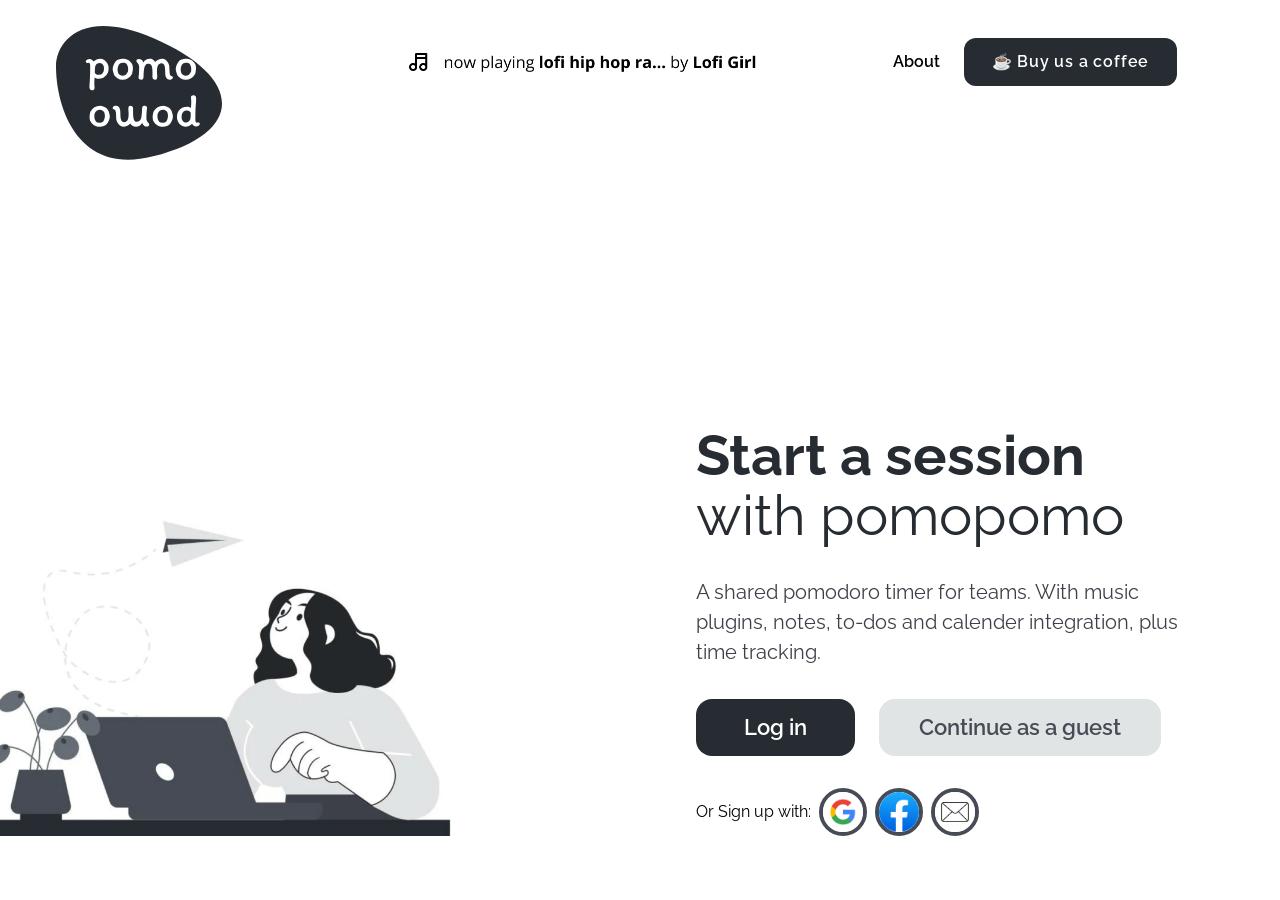
<file: index.html>
<html lang="en">

<head>
    <meta charset="UTF-8">
    <meta name="viewport" content="width=device-width, initial-scale=1.0">
    <title>Document</title>

    <link rel="stylesheet" href="styles.css">
</head>

<body>
    <main class="bg-mainBackground flex flex-col justify-between w-full max-w-[1600px] min-h-screen font-mainFont mx-auto pb-[5%]">

        <!-- First half -->
        <div class="grid grid-cols-5 h-[200px] w-full pt-1 px-14 -mt-10">

            <!-- Logo pomopomo -->
            <a href="#" class="flex items-end col-span-1">
                <svg width="166" height="134" viewBox="0 0 166 134" fill="none" xmlns="http://www.w3.org/2000/svg">
                    <path
                        d="M97.0546 11.9127C26.3995 -18.3097 3.4213e-05 15.6153 0 40.1969C-5.47113e-05 79.5064 20.6817 149.956 97.0546 130.352C192.521 105.847 185.373 49.6907 97.0546 11.9127Z"
                        fill="#262C31" />
                    <path
                        d="M32.7473 36.8199C32.4593 36.8199 32.1873 36.8519 31.9313 36.9159C31.6753 36.9479 31.4193 36.9639 31.1633 36.9639C30.8113 36.9639 30.4753 36.8039 30.1553 36.4839C29.8673 36.1639 29.7233 35.8759 29.7233 35.6199C29.7233 34.7879 30.1393 34.1479 30.9713 33.6999C31.8033 33.2199 32.6513 32.9799 33.5153 32.9799C34.2513 32.9799 35.0033 33.2359 35.7713 33.7479C36.5713 34.2279 37.1633 34.8519 37.5473 35.6199C38.3793 34.6279 39.4033 33.9079 40.6193 33.4599C41.8353 33.0119 43.0993 32.7879 44.4113 32.7879C45.8833 32.7879 47.2433 33.2519 48.4913 34.1799C49.7713 35.1079 50.7793 36.2919 51.5153 37.7319C52.2513 39.1399 52.6193 40.5479 52.6193 41.9559C52.6193 43.3319 52.4753 44.5639 52.1873 45.6519C51.8993 46.7079 51.3873 47.7799 50.6513 48.8679C49.8193 50.0199 48.6993 50.9639 47.2913 51.6999C45.9153 52.4359 44.2673 52.8039 42.3473 52.8039C41.8353 52.8039 41.2113 52.6759 40.4753 52.4199C39.7393 52.1319 39.1313 51.8279 38.6513 51.5079C38.4273 53.6839 38.3153 55.5719 38.3153 57.1719C38.3153 58.1319 38.3633 59.0439 38.4593 59.9079C38.5233 60.9319 38.5553 61.6679 38.5553 62.1159C38.5553 62.8199 38.3153 63.3319 37.8353 63.6519C37.3553 64.0039 36.8273 64.1799 36.2513 64.1799C35.0993 64.1799 34.3313 63.8599 33.9473 63.2199C33.5953 62.6119 33.4193 61.7319 33.4193 60.5799C33.5473 57.8279 33.7073 55.2839 33.8993 52.9479C34.0913 50.0679 34.1873 45.6199 34.1873 39.6039C34.1873 39.0279 34.0753 38.4199 33.8513 37.7799C33.6273 37.1399 33.2593 36.8199 32.7473 36.8199ZM38.8433 46.7559C39.0033 47.3639 39.4513 47.8759 40.1873 48.2919C40.9553 48.6759 41.6433 48.8679 42.2513 48.8679C44.0753 48.8679 45.4353 48.3719 46.3313 47.3799C47.0033 46.6759 47.4353 45.9879 47.6273 45.3159C47.8513 44.6439 47.9633 43.5719 47.9633 42.0999C47.9633 40.9479 47.7393 39.9879 47.2913 39.2199C46.8433 38.4199 46.2993 37.8439 45.6593 37.4919C45.0193 37.1079 44.4113 36.9159 43.8353 36.9159C42.5233 36.9159 41.4513 37.3159 40.6193 38.1159C39.8193 38.8839 39.3073 39.9399 39.0833 41.2839C38.9233 42.3399 38.8433 44.1639 38.8433 46.7559ZM76.0576 38.1159C76.3136 38.5639 76.5216 39.2199 76.6816 40.0839C76.8416 40.9159 76.9216 41.6679 76.9216 42.3399C76.9216 43.5879 76.6496 45.3639 76.1056 47.6679C73.8976 51.6999 70.6336 53.7159 66.3136 53.7159C64.7136 53.7159 63.0816 53.1879 61.4176 52.1319C59.7536 51.0759 58.6016 49.8599 57.9616 48.4839C57.0976 45.7319 56.6656 43.9879 56.6656 43.2519C56.6656 41.9719 56.9376 40.6119 57.4816 39.1719C58.0576 37.7319 58.7776 36.4839 59.6416 35.4279C60.1856 34.6919 61.1616 34.0679 62.5696 33.5559C63.9776 33.0119 65.2576 32.7399 66.4096 32.7399C68.6496 32.7399 70.5536 33.1719 72.1216 34.0359C73.6896 34.8679 75.0016 36.2279 76.0576 38.1159ZM71.8816 45.8439C72.0416 45.4279 72.1216 44.3559 72.1216 42.6279C72.1216 41.6999 71.9456 40.7879 71.5936 39.8919C71.2736 38.9959 70.7936 38.2279 70.1536 37.5879C70.0896 37.5239 69.9136 37.4279 69.6256 37.2999C69.3376 37.1399 68.9376 36.9959 68.4256 36.8679C67.9456 36.7079 67.3856 36.6279 66.7456 36.6279C64.9536 36.6279 63.6416 37.3479 62.8096 38.7879C61.9776 40.2279 61.5616 41.8599 61.5616 43.6839C61.5616 44.0039 61.6416 44.6119 61.8016 45.5079C61.9936 46.4039 62.1536 46.9639 62.2816 47.1879C62.3776 47.4119 62.6176 47.7319 63.0016 48.1479C63.4176 48.5319 63.9136 48.8839 64.4896 49.2039C65.0976 49.4919 65.7216 49.6359 66.3616 49.6359C67.8016 49.6359 68.9536 49.2999 69.8176 48.6279C70.6816 47.9239 71.3696 46.9959 71.8816 45.8439ZM81.5641 37.0119C80.7641 36.3399 80.3641 35.5559 80.3641 34.6599C80.3641 34.2119 80.5881 33.8119 81.0361 33.4599C81.4841 33.0759 82.0281 32.8839 82.6681 32.8839C83.8201 32.8839 84.7641 33.1879 85.5001 33.7959C86.2361 34.4039 86.8761 35.2839 87.4201 36.4359C88.0921 35.1879 88.9401 34.2759 89.9641 33.6999C91.0201 33.0919 92.3481 32.7879 93.9481 32.7879C94.9081 32.7879 95.6761 32.9159 96.2521 33.1719C96.8601 33.3959 97.3561 33.7319 97.7401 34.1799C98.1241 34.5959 98.6041 35.2359 99.1801 36.0999C100.012 35.0759 101.052 34.2759 102.3 33.6999C103.58 33.1239 104.892 32.8359 106.236 32.8359C107.804 32.8359 109.228 33.4919 110.508 34.8039C111.82 36.1159 112.7 37.6039 113.148 39.2679C113.308 39.9719 113.42 41.6359 113.484 44.2599L113.676 47.0439C113.836 48.7399 114.38 49.7479 115.308 50.0679C115.756 50.1959 116.124 50.3559 116.412 50.5479C116.732 50.7079 116.892 50.8839 116.892 51.0759C116.956 51.8439 116.78 52.4039 116.364 52.7559C116.076 52.9479 115.676 53.1559 115.164 53.3799C114.652 53.6039 114.252 53.7159 113.964 53.7159C112.236 53.7159 111.004 53.0919 110.268 51.8439C109.788 51.0119 109.484 50.0679 109.356 49.0119C109.228 47.9239 109.164 46.4519 109.164 44.5959C109.164 42.6119 108.924 40.9159 108.444 39.5079C107.964 38.0679 106.876 37.3479 105.18 37.3479C104.572 37.3479 103.964 37.5399 103.356 37.9239C102.78 38.2759 102.364 38.7239 102.108 39.2679C101.66 40.1319 101.356 41.0759 101.196 42.0999C101.036 43.0919 100.956 44.2439 100.956 45.5559C100.956 46.3879 101.004 47.2359 101.1 48.0999C101.1 48.3559 101.116 48.7719 101.148 49.3479C101.212 49.8919 101.244 50.3879 101.244 50.8359C101.244 51.6359 101.084 52.3239 100.764 52.8999C100.476 53.4439 99.9641 53.7159 99.2281 53.7159C97.4681 53.7159 96.5401 52.7879 96.4441 50.9319C96.4441 49.6199 96.4601 48.9159 96.4921 48.8199V46.7559C96.4921 45.6039 96.4441 44.4839 96.3481 43.3959C96.2521 42.3079 96.1401 41.4919 96.0121 40.9479C95.7241 39.8919 95.3401 39.0759 94.8601 38.4999C94.3801 37.9239 93.6441 37.6359 92.6521 37.6359C91.9801 37.6359 91.3561 37.7959 90.7801 38.1159C90.2041 38.4359 89.7081 38.8839 89.2921 39.4599C88.6841 40.4199 88.2841 41.5879 88.0921 42.9639C87.9001 44.7239 87.7561 46.1159 87.6601 47.1399C87.5961 48.1319 87.5641 49.2839 87.5641 50.5959C87.5641 51.5239 87.4041 52.2759 87.0841 52.8519C86.7961 53.4279 86.2361 53.7159 85.4041 53.7159C84.7961 53.7159 84.1561 53.5559 83.4841 53.2359C82.8441 52.8839 82.5241 52.4199 82.5241 51.8439C82.5241 51.2359 82.5881 50.6279 82.7161 50.0199C83.0041 48.1959 83.1481 45.0919 83.1481 40.7079C83.1481 40.0039 82.9881 39.3159 82.6681 38.6439C82.3801 37.9399 82.0121 37.3959 81.5641 37.0119ZM139.149 38.1159C139.405 38.5639 139.613 39.2199 139.773 40.0839C139.933 40.9159 140.013 41.6679 140.013 42.3399C140.013 43.2039 139.917 44.1639 139.725 45.2199C139.533 46.2759 139.357 47.0919 139.197 47.6679C136.989 51.6999 133.725 53.7159 129.405 53.7159C127.805 53.7159 126.173 53.1879 124.509 52.1319C122.845 51.0759 121.693 49.8599 121.053 48.4839C120.189 45.7639 119.757 44.0199 119.757 43.2519C119.757 41.9719 120.029 40.6119 120.573 39.1719C121.149 37.7319 121.869 36.4839 122.733 35.4279C123.309 34.6919 124.301 34.0679 125.709 33.5559C127.117 33.0119 128.397 32.7399 129.549 32.7399C131.789 32.7399 133.677 33.1719 135.213 34.0359C136.781 34.8679 138.093 36.2279 139.149 38.1159ZM134.973 45.8439C135.133 45.5239 135.213 44.4519 135.213 42.6279C135.213 41.6999 135.037 40.7879 134.685 39.8919C134.365 38.9959 133.885 38.2279 133.245 37.5879C133.181 37.5239 133.005 37.4279 132.717 37.2999C132.429 37.1399 132.029 36.9959 131.517 36.8679C131.037 36.7079 130.477 36.6279 129.837 36.6279C128.045 36.6279 126.733 37.3479 125.901 38.7879C125.069 40.2279 124.653 41.8599 124.653 43.6839C124.653 43.9719 124.749 44.5639 124.941 45.4599C125.133 46.3559 125.277 46.9319 125.373 47.1879C125.629 47.6359 126.141 48.1639 126.909 48.7719C127.709 49.3479 128.573 49.6359 129.501 49.6359C130.941 49.6359 132.077 49.2999 132.909 48.6279C133.773 47.9239 134.461 46.9959 134.973 45.8439Z"
                        fill="white" />
                    <path
                        d="M140.827 96.6671C141.115 96.6671 141.387 96.6351 141.643 96.5711C141.899 96.5391 142.155 96.5231 142.411 96.5231C142.763 96.5231 143.099 96.6831 143.419 97.0031C143.707 97.3231 143.851 97.6111 143.851 97.8671C143.851 98.6991 143.435 99.3391 142.603 99.7871C141.771 100.267 140.923 100.507 140.059 100.507C139.323 100.507 138.571 100.251 137.803 99.7391C137.003 99.2591 136.411 98.6351 136.027 97.8671C135.195 98.8591 134.171 99.5791 132.955 100.027C131.739 100.475 130.475 100.699 129.163 100.699C127.691 100.699 126.331 100.235 125.083 99.3071C123.803 98.3791 122.795 97.1951 122.059 95.7551C121.323 94.3471 120.955 92.9391 120.955 91.5311C120.955 90.1551 121.099 88.9231 121.387 87.8351C121.675 86.7791 122.187 85.7071 122.923 84.6191C123.755 83.4671 124.875 82.5231 126.283 81.7871C127.659 81.0511 129.307 80.6831 131.227 80.6831C131.739 80.6831 132.363 80.8111 133.099 81.0671C133.835 81.3551 134.443 81.6591 134.923 81.9791C135.147 79.8031 135.259 77.9151 135.259 76.3151C135.259 75.3551 135.211 74.4431 135.115 73.5791C135.051 72.5551 135.019 71.8191 135.019 71.3711C135.019 70.6671 135.259 70.1551 135.739 69.8351C136.219 69.4831 136.747 69.3071 137.323 69.3071C138.475 69.3071 139.243 69.6271 139.627 70.2671C139.979 70.8751 140.155 71.7551 140.155 72.9071C140.027 75.6591 139.867 78.2031 139.675 80.5391C139.483 83.4191 139.387 87.8671 139.387 93.8831C139.387 94.4591 139.499 95.0671 139.723 95.7071C139.947 96.3471 140.315 96.6671 140.827 96.6671ZM134.731 86.7311C134.571 86.1231 134.123 85.6111 133.387 85.1951C132.619 84.8111 131.931 84.6191 131.323 84.6191C129.499 84.6191 128.139 85.1151 127.243 86.1071C126.571 86.8111 126.139 87.4991 125.947 88.1711C125.723 88.8431 125.611 89.9151 125.611 91.3871C125.611 92.5391 125.835 93.4991 126.283 94.2671C126.731 95.0671 127.275 95.6431 127.915 95.9951C128.555 96.3791 129.163 96.5711 129.739 96.5711C131.051 96.5711 132.123 96.1711 132.955 95.3711C133.755 94.6031 134.267 93.5471 134.491 92.2031C134.651 91.1471 134.731 89.3231 134.731 86.7311ZM97.5172 95.3711C97.2612 94.9231 97.0532 94.2671 96.8932 93.4031C96.7332 92.5711 96.6532 91.8191 96.6532 91.1471C96.6532 89.8991 96.9252 88.1231 97.4692 85.8191C99.6772 81.7871 102.941 79.7711 107.261 79.7711C108.861 79.7711 110.493 80.2991 112.157 81.3551C113.821 82.4111 114.973 83.6271 115.613 85.0031C116.477 87.7551 116.909 89.4991 116.909 90.2351C116.909 91.5151 116.637 92.8751 116.093 94.3151C115.517 95.7551 114.797 97.0031 113.933 98.0591C113.389 98.7951 112.413 99.4191 111.005 99.9311C109.597 100.475 108.317 100.747 107.165 100.747C104.925 100.747 103.021 100.315 101.453 99.4511C99.8852 98.6191 98.5732 97.2591 97.5172 95.3711ZM101.693 87.6431C101.533 88.0591 101.453 89.1311 101.453 90.8591C101.453 91.7871 101.629 92.6991 101.981 93.5951C102.301 94.4911 102.781 95.2591 103.421 95.8991C103.485 95.9631 103.661 96.0591 103.949 96.1871C104.237 96.3471 104.637 96.4911 105.149 96.6191C105.629 96.7791 106.189 96.8591 106.829 96.8591C108.621 96.8591 109.933 96.1391 110.765 94.6991C111.597 93.2591 112.013 91.6271 112.013 89.8031C112.013 89.4831 111.933 88.8751 111.773 87.9791C111.581 87.0831 111.421 86.5231 111.293 86.2991C111.197 86.0751 110.957 85.7551 110.573 85.3391C110.157 84.9551 109.661 84.6031 109.085 84.2831C108.477 83.9951 107.853 83.8511 107.213 83.8511C105.773 83.8511 104.621 84.1871 103.757 84.8591C102.893 85.5631 102.205 86.4911 101.693 87.6431ZM92.0107 96.4751C92.8107 97.1471 93.2107 97.9311 93.2107 98.8271C93.2107 99.2751 92.9867 99.6751 92.5387 100.027C92.0907 100.411 91.5467 100.603 90.9067 100.603C89.7547 100.603 88.8107 100.299 88.0747 99.6911C87.3387 99.0831 86.6987 98.2031 86.1547 97.0511C85.4827 98.2991 84.6347 99.2111 83.6107 99.7871C82.5547 100.395 81.2267 100.699 79.6267 100.699C78.6667 100.699 77.8987 100.571 77.3227 100.315C76.7147 100.091 76.2187 99.7551 75.8347 99.3071C75.4507 98.8911 74.9707 98.2511 74.3947 97.3871C73.5627 98.4111 72.5227 99.2111 71.2747 99.7871C69.9947 100.363 68.6827 100.651 67.3387 100.651C65.7707 100.651 64.3467 99.9951 63.0667 98.6831C61.7547 97.3711 60.8747 95.8831 60.4267 94.2191C60.2667 93.5151 60.1547 91.8511 60.0907 89.2271L59.8987 86.4431C59.7387 84.7471 59.1947 83.7391 58.2667 83.4191C57.8187 83.2911 57.4507 83.1311 57.1627 82.9391C56.8427 82.7791 56.6827 82.6031 56.6827 82.4111C56.6187 81.6431 56.7947 81.0831 57.2107 80.7311C57.4987 80.5391 57.8987 80.3311 58.4107 80.1071C58.9227 79.8831 59.3227 79.7711 59.6107 79.7711C61.3387 79.7711 62.5707 80.3951 63.3067 81.6431C63.7867 82.4751 64.0907 83.4191 64.2187 84.4751C64.3467 85.5631 64.4107 87.0351 64.4107 88.8911C64.4107 90.8751 64.6507 92.5711 65.1307 93.9791C65.6107 95.4191 66.6987 96.1391 68.3947 96.1391C69.0027 96.1391 69.6107 95.9471 70.2187 95.5631C70.7947 95.2111 71.2107 94.7631 71.4667 94.2191C71.9147 93.3551 72.2187 92.4111 72.3787 91.3871C72.5387 90.3951 72.6187 89.2431 72.6187 87.9311C72.6187 87.0991 72.5707 86.2511 72.4747 85.3871C72.4747 85.1311 72.4587 84.7151 72.4267 84.1391C72.3627 83.5951 72.3307 83.0991 72.3307 82.6511C72.3307 81.8511 72.4907 81.1631 72.8107 80.5871C73.0987 80.0431 73.6107 79.7711 74.3467 79.7711C76.1067 79.7711 77.0347 80.6991 77.1307 82.5551C77.1307 83.8671 77.1147 84.5711 77.0827 84.6671L77.0827 86.7311C77.0827 87.8831 77.1307 89.0031 77.2267 90.0911C77.3227 91.1791 77.4347 91.9951 77.5627 92.5391C77.8507 93.5951 78.2347 94.4111 78.7147 94.9871C79.1947 95.5631 79.9307 95.8511 80.9227 95.8511C81.5947 95.8511 82.2187 95.6911 82.7947 95.3711C83.3707 95.0511 83.8667 94.6031 84.2827 94.0271C84.8907 93.0671 85.2907 91.8991 85.4827 90.5231C85.6747 88.7631 85.8187 87.3711 85.9147 86.3471C85.9787 85.3551 86.0107 84.2031 86.0107 82.8911C86.0107 81.9631 86.1707 81.2111 86.4907 80.6351C86.7787 80.0591 87.3387 79.7711 88.1707 79.7711C88.7787 79.7711 89.4187 79.9311 90.0907 80.2511C90.7307 80.6031 91.0507 81.0671 91.0507 81.6431C91.0507 82.2511 90.9867 82.8591 90.8587 83.4671C90.5707 85.2911 90.4267 88.3951 90.4267 92.7791C90.4267 93.4831 90.5867 94.1711 90.9067 94.8431C91.1947 95.5471 91.5627 96.0911 92.0107 96.4751ZM34.4257 95.3711C34.1697 94.9231 33.9617 94.2671 33.8017 93.4031C33.6417 92.5711 33.5617 91.8191 33.5617 91.1471C33.5617 90.2831 33.6577 89.3231 33.8497 88.2671C34.0417 87.2111 34.2177 86.3951 34.3777 85.8191C36.5857 81.7871 39.8497 79.7711 44.1697 79.7711C45.7697 79.7711 47.4017 80.2991 49.0657 81.3551C50.7297 82.4111 51.8817 83.6271 52.5217 85.0031C53.3857 87.7231 53.8177 89.4671 53.8177 90.2351C53.8177 91.5151 53.5457 92.8751 53.0017 94.3151C52.4257 95.7551 51.7057 97.0031 50.8417 98.0591C50.2657 98.7951 49.2737 99.4191 47.8657 99.9311C46.4577 100.475 45.1777 100.747 44.0257 100.747C41.7857 100.747 39.8977 100.315 38.3617 99.4511C36.7937 98.6191 35.4817 97.2591 34.4257 95.3711ZM38.6017 87.6431C38.4417 87.9631 38.3617 89.0351 38.3617 90.8591C38.3617 91.7871 38.5377 92.6991 38.8897 93.5951C39.2097 94.4911 39.6897 95.2591 40.3297 95.8991C40.3937 95.9631 40.5697 96.0591 40.8577 96.1871C41.1457 96.3471 41.5457 96.4911 42.0577 96.6191C42.5377 96.7791 43.0977 96.8591 43.7377 96.8591C45.5297 96.8591 46.8417 96.1391 47.6737 94.6991C48.5057 93.2591 48.9217 91.6271 48.9217 89.8031C48.9217 89.5151 48.8257 88.9231 48.6337 88.0271C48.4417 87.1311 48.2977 86.5551 48.2017 86.2991C47.9457 85.8511 47.4337 85.3231 46.6657 84.7151C45.8657 84.1391 45.0017 83.8511 44.0737 83.8511C42.6337 83.8511 41.4977 84.1871 40.6657 84.8591C39.8017 85.5631 39.1137 86.4911 38.6017 87.6431Z"
                        fill="white" />
                </svg>

            </a>

            <!-- Music player -->
            <div class="flex items-center col-span-2 justify-self-end content-center w-[350px]">
                <img src="./img/music_player.png" alt="music_player" class="">
            </div>

            <!-- About and coffee -->
            <div class="flex items-center col-span-2 justify-self-end pr-[10%]">
                <a href="#" class="font-semibold text-black">About</a>
                <a href="#" class="button px-7 rounded-xl bg-[#262C31] text-[16px] inline-block text-white tracking-wider ml-6">☕ Buy us a coffee</a>
            </div>
        </div>
        <!-- First half end -->


        
        <!-- Lower half -->
        <div class="flex justify-between w-full px-20 mt-[5%] items-end">
            <!-- Image -->
            <div class="w-[47.5%] justify-self-start -ml-[111px]">
                <img src="./img/girl_airplane.png" alt="girl paper airplane" class="object-scale-down">

            </div>

            <!-- Login/Sign Up -->
            <section class="flex-col w-[45%] max-w-[560px]">

                <div>
                    <h2 class="text-pallete-primary text-[56px] leading-[60px]">
                        <span class="font-bold">Start a session</span> with pomopomo
                    </h2>

                    <p class="text-pallete-secondary mt-8 text-[20px]">A shared pomodoro timer for teams. With music
                        plugins, notes, to-dos
                        and calender integration, plus time
                        tracking.</p>
                </div>

                <!-- Buttons -->
                <div class="mt-8 flex gap-6">
                    <a href="#" class="button px-12 bg-pallete-primary text-white">
                        Log in
                    </a>
                    <a href="#" class="button px-10 bg-[#E0E4E5] text-[#464B55]">
                        Continue as a guest
                    </a>
                </div>

                <div class="flex items-center mt-8">
                    <p>Or Sign up with:</p>

                    <!-- Google -->
                    <a href="#" class="w-12 ml-2 border-4 border-[#464B55] rounded-full">
                        <img src="./img/google_logo.png" alt="" class="">
                    </a>

                    <!-- Facebook -->
                    <a href="#" class="w-12 ml-2 border-4 border-[#464B55] rounded-full">
                        <img src="./img/facebook_logo.png" alt="" class="">
                    </a>

                    <!-- Email -->
                    <a href="#" class="w-12 ml-2 border-4 border-[#464B55] rounded-full">
                        <img src="./img/mail_logo.png" alt="" class="">
                    </a>
                </div>
            </section>
        </div>
        <!-- Lower half end -->

    </main>
</body>

</html>
</file>
<file: styles.css>
@import url('https://fonts.googleapis.com/css2?family=Nunito:ital,wght@0,200;0,300;0,400;0,500;0,600;0,700;0,800;0,900;0,1000;1,200;1,300;1,400;1,500;1,600;1,700;1,800;1,900;1,1000&family=Raleway:ital,wght@0,100;0,200;0,300;0,400;0,500;0,600;0,700;0,800;0,900;1,100;1,200;1,300;1,400;1,500;1,600;1,700;1,800;1,900&display=swap');

/*
! tailwindcss v3.2.4 | MIT License | https://tailwindcss.com
*/

/*
1. Prevent padding and border from affecting element width. (https://github.com/mozdevs/cssremedy/issues/4)
2. Allow adding a border to an element by just adding a border-width. (https://github.com/tailwindcss/tailwindcss/pull/116)
*/

*,
::before,
::after {
  box-sizing: border-box;
  /* 1 */
  border-width: 0;
  /* 2 */
  border-style: solid;
  /* 2 */
  border-color: #e5e7eb;
  /* 2 */
}

::before,
::after {
  --tw-content: '';
}

/*
1. Use a consistent sensible line-height in all browsers.
2. Prevent adjustments of font size after orientation changes in iOS.
3. Use a more readable tab size.
4. Use the user's configured `sans` font-family by default.
5. Use the user's configured `sans` font-feature-settings by default.
*/

html {
  line-height: 1.5;
  /* 1 */
  -webkit-text-size-adjust: 100%;
  /* 2 */
  -moz-tab-size: 4;
  /* 3 */
  -o-tab-size: 4;
     tab-size: 4;
  /* 3 */
  font-family: ui-sans-serif, system-ui, -apple-system, BlinkMacSystemFont, "Segoe UI", Roboto, "Helvetica Neue", Arial, "Noto Sans", sans-serif, "Apple Color Emoji", "Segoe UI Emoji", "Segoe UI Symbol", "Noto Color Emoji";
  /* 4 */
  font-feature-settings: normal;
  /* 5 */
}

/*
1. Remove the margin in all browsers.
2. Inherit line-height from `html` so users can set them as a class directly on the `html` element.
*/

body {
  margin: 0;
  /* 1 */
  line-height: inherit;
  /* 2 */
}

/*
1. Add the correct height in Firefox.
2. Correct the inheritance of border color in Firefox. (https://bugzilla.mozilla.org/show_bug.cgi?id=190655)
3. Ensure horizontal rules are visible by default.
*/

hr {
  height: 0;
  /* 1 */
  color: inherit;
  /* 2 */
  border-top-width: 1px;
  /* 3 */
}

/*
Add the correct text decoration in Chrome, Edge, and Safari.
*/

abbr:where([title]) {
  -webkit-text-decoration: underline dotted;
          text-decoration: underline dotted;
}

/*
Remove the default font size and weight for headings.
*/

h1,
h2,
h3,
h4,
h5,
h6 {
  font-size: inherit;
  font-weight: inherit;
}

/*
Reset links to optimize for opt-in styling instead of opt-out.
*/

a {
  color: inherit;
  text-decoration: inherit;
}

/*
Add the correct font weight in Edge and Safari.
*/

b,
strong {
  font-weight: bolder;
}

/*
1. Use the user's configured `mono` font family by default.
2. Correct the odd `em` font sizing in all browsers.
*/

code,
kbd,
samp,
pre {
  font-family: ui-monospace, SFMono-Regular, Menlo, Monaco, Consolas, "Liberation Mono", "Courier New", monospace;
  /* 1 */
  font-size: 1em;
  /* 2 */
}

/*
Add the correct font size in all browsers.
*/

small {
  font-size: 80%;
}

/*
Prevent `sub` and `sup` elements from affecting the line height in all browsers.
*/

sub,
sup {
  font-size: 75%;
  line-height: 0;
  position: relative;
  vertical-align: baseline;
}

sub {
  bottom: -0.25em;
}

sup {
  top: -0.5em;
}

/*
1. Remove text indentation from table contents in Chrome and Safari. (https://bugs.chromium.org/p/chromium/issues/detail?id=999088, https://bugs.webkit.org/show_bug.cgi?id=201297)
2. Correct table border color inheritance in all Chrome and Safari. (https://bugs.chromium.org/p/chromium/issues/detail?id=935729, https://bugs.webkit.org/show_bug.cgi?id=195016)
3. Remove gaps between table borders by default.
*/

table {
  text-indent: 0;
  /* 1 */
  border-color: inherit;
  /* 2 */
  border-collapse: collapse;
  /* 3 */
}

/*
1. Change the font styles in all browsers.
2. Remove the margin in Firefox and Safari.
3. Remove default padding in all browsers.
*/

button,
input,
optgroup,
select,
textarea {
  font-family: inherit;
  /* 1 */
  font-size: 100%;
  /* 1 */
  font-weight: inherit;
  /* 1 */
  line-height: inherit;
  /* 1 */
  color: inherit;
  /* 1 */
  margin: 0;
  /* 2 */
  padding: 0;
  /* 3 */
}

/*
Remove the inheritance of text transform in Edge and Firefox.
*/

button,
select {
  text-transform: none;
}

/*
1. Correct the inability to style clickable types in iOS and Safari.
2. Remove default button styles.
*/

button,
[type='button'],
[type='reset'],
[type='submit'] {
  -webkit-appearance: button;
  /* 1 */
  background-color: transparent;
  /* 2 */
  background-image: none;
  /* 2 */
}

/*
Use the modern Firefox focus style for all focusable elements.
*/

:-moz-focusring {
  outline: auto;
}

/*
Remove the additional `:invalid` styles in Firefox. (https://github.com/mozilla/gecko-dev/blob/2f9eacd9d3d995c937b4251a5557d95d494c9be1/layout/style/res/forms.css#L728-L737)
*/

:-moz-ui-invalid {
  box-shadow: none;
}

/*
Add the correct vertical alignment in Chrome and Firefox.
*/

progress {
  vertical-align: baseline;
}

/*
Correct the cursor style of increment and decrement buttons in Safari.
*/

::-webkit-inner-spin-button,
::-webkit-outer-spin-button {
  height: auto;
}

/*
1. Correct the odd appearance in Chrome and Safari.
2. Correct the outline style in Safari.
*/

[type='search'] {
  -webkit-appearance: textfield;
  /* 1 */
  outline-offset: -2px;
  /* 2 */
}

/*
Remove the inner padding in Chrome and Safari on macOS.
*/

::-webkit-search-decoration {
  -webkit-appearance: none;
}

/*
1. Correct the inability to style clickable types in iOS and Safari.
2. Change font properties to `inherit` in Safari.
*/

::-webkit-file-upload-button {
  -webkit-appearance: button;
  /* 1 */
  font: inherit;
  /* 2 */
}

/*
Add the correct display in Chrome and Safari.
*/

summary {
  display: list-item;
}

/*
Removes the default spacing and border for appropriate elements.
*/

blockquote,
dl,
dd,
h1,
h2,
h3,
h4,
h5,
h6,
hr,
figure,
p,
pre {
  margin: 0;
}

fieldset {
  margin: 0;
  padding: 0;
}

legend {
  padding: 0;
}

ol,
ul,
menu {
  list-style: none;
  margin: 0;
  padding: 0;
}

/*
Prevent resizing textareas horizontally by default.
*/

textarea {
  resize: vertical;
}

/*
1. Reset the default placeholder opacity in Firefox. (https://github.com/tailwindlabs/tailwindcss/issues/3300)
2. Set the default placeholder color to the user's configured gray 400 color.
*/

input::-moz-placeholder, textarea::-moz-placeholder {
  opacity: 1;
  /* 1 */
  color: #9ca3af;
  /* 2 */
}

input::placeholder,
textarea::placeholder {
  opacity: 1;
  /* 1 */
  color: #9ca3af;
  /* 2 */
}

/*
Set the default cursor for buttons.
*/

button,
[role="button"] {
  cursor: pointer;
}

/*
Make sure disabled buttons don't get the pointer cursor.
*/

:disabled {
  cursor: default;
}

/*
1. Make replaced elements `display: block` by default. (https://github.com/mozdevs/cssremedy/issues/14)
2. Add `vertical-align: middle` to align replaced elements more sensibly by default. (https://github.com/jensimmons/cssremedy/issues/14#issuecomment-634934210)
   This can trigger a poorly considered lint error in some tools but is included by design.
*/

img,
svg,
video,
canvas,
audio,
iframe,
embed,
object {
  display: block;
  /* 1 */
  vertical-align: middle;
  /* 2 */
}

/*
Constrain images and videos to the parent width and preserve their intrinsic aspect ratio. (https://github.com/mozdevs/cssremedy/issues/14)
*/

img,
video {
  max-width: 100%;
  height: auto;
}

/* Make elements with the HTML hidden attribute stay hidden by default */

[hidden] {
  display: none;
}

*, ::before, ::after{
  --tw-border-spacing-x: 0;
  --tw-border-spacing-y: 0;
  --tw-translate-x: 0;
  --tw-translate-y: 0;
  --tw-rotate: 0;
  --tw-skew-x: 0;
  --tw-skew-y: 0;
  --tw-scale-x: 1;
  --tw-scale-y: 1;
  --tw-pan-x:  ;
  --tw-pan-y:  ;
  --tw-pinch-zoom:  ;
  --tw-scroll-snap-strictness: proximity;
  --tw-ordinal:  ;
  --tw-slashed-zero:  ;
  --tw-numeric-figure:  ;
  --tw-numeric-spacing:  ;
  --tw-numeric-fraction:  ;
  --tw-ring-inset:  ;
  --tw-ring-offset-width: 0px;
  --tw-ring-offset-color: #fff;
  --tw-ring-color: rgb(59 130 246 / 0.5);
  --tw-ring-offset-shadow: 0 0 #0000;
  --tw-ring-shadow: 0 0 #0000;
  --tw-shadow: 0 0 #0000;
  --tw-shadow-colored: 0 0 #0000;
  --tw-blur:  ;
  --tw-brightness:  ;
  --tw-contrast:  ;
  --tw-grayscale:  ;
  --tw-hue-rotate:  ;
  --tw-invert:  ;
  --tw-saturate:  ;
  --tw-sepia:  ;
  --tw-drop-shadow:  ;
  --tw-backdrop-blur:  ;
  --tw-backdrop-brightness:  ;
  --tw-backdrop-contrast:  ;
  --tw-backdrop-grayscale:  ;
  --tw-backdrop-hue-rotate:  ;
  --tw-backdrop-invert:  ;
  --tw-backdrop-opacity:  ;
  --tw-backdrop-saturate:  ;
  --tw-backdrop-sepia:  ;
}

::backdrop{
  --tw-border-spacing-x: 0;
  --tw-border-spacing-y: 0;
  --tw-translate-x: 0;
  --tw-translate-y: 0;
  --tw-rotate: 0;
  --tw-skew-x: 0;
  --tw-skew-y: 0;
  --tw-scale-x: 1;
  --tw-scale-y: 1;
  --tw-pan-x:  ;
  --tw-pan-y:  ;
  --tw-pinch-zoom:  ;
  --tw-scroll-snap-strictness: proximity;
  --tw-ordinal:  ;
  --tw-slashed-zero:  ;
  --tw-numeric-figure:  ;
  --tw-numeric-spacing:  ;
  --tw-numeric-fraction:  ;
  --tw-ring-inset:  ;
  --tw-ring-offset-width: 0px;
  --tw-ring-offset-color: #fff;
  --tw-ring-color: rgb(59 130 246 / 0.5);
  --tw-ring-offset-shadow: 0 0 #0000;
  --tw-ring-shadow: 0 0 #0000;
  --tw-shadow: 0 0 #0000;
  --tw-shadow-colored: 0 0 #0000;
  --tw-blur:  ;
  --tw-brightness:  ;
  --tw-contrast:  ;
  --tw-grayscale:  ;
  --tw-hue-rotate:  ;
  --tw-invert:  ;
  --tw-saturate:  ;
  --tw-sepia:  ;
  --tw-drop-shadow:  ;
  --tw-backdrop-blur:  ;
  --tw-backdrop-brightness:  ;
  --tw-backdrop-contrast:  ;
  --tw-backdrop-grayscale:  ;
  --tw-backdrop-hue-rotate:  ;
  --tw-backdrop-invert:  ;
  --tw-backdrop-opacity:  ;
  --tw-backdrop-saturate:  ;
  --tw-backdrop-sepia:  ;
}

.button{
  border-radius: 1rem;
  padding-top: 0.75rem;
  padding-bottom: 0.75rem;
  text-align: center;
  font-size: 22px;
  font-weight: 600;
}

.col-span-1{
  grid-column: span 1 / span 1;
}

.col-span-2{
  grid-column: span 2 / span 2;
}

.mx-auto{
  margin-left: auto;
  margin-right: auto;
}

.-mt-10{
  margin-top: -2.5rem;
}

.ml-6{
  margin-left: 1.5rem;
}

.mt-\[5\%\]{
  margin-top: 5%;
}

.-ml-\[111px\]{
  margin-left: -111px;
}

.mt-8{
  margin-top: 2rem;
}

.ml-2{
  margin-left: 0.5rem;
}

.inline-block{
  display: inline-block;
}

.flex{
  display: flex;
}

.grid{
  display: grid;
}

.h-\[200px\]{
  height: 200px;
}

.min-h-screen{
  min-height: 100vh;
}

.w-full{
  width: 100%;
}

.w-\[350px\]{
  width: 350px;
}

.w-\[47\.5\%\]{
  width: 47.5%;
}

.w-\[45\%\]{
  width: 45%;
}

.w-12{
  width: 3rem;
}

.max-w-\[1600px\]{
  max-width: 1600px;
}

.max-w-\[560px\]{
  max-width: 560px;
}

.grid-cols-5{
  grid-template-columns: repeat(5, minmax(0, 1fr));
}

.flex-col{
  flex-direction: column;
}

.content-center{
  align-content: center;
}

.items-end{
  align-items: flex-end;
}

.items-center{
  align-items: center;
}

.justify-between{
  justify-content: space-between;
}

.gap-6{
  gap: 1.5rem;
}

.justify-self-start{
  justify-self: start;
}

.justify-self-end{
  justify-self: end;
}

.rounded-xl{
  border-radius: 0.75rem;
}

.rounded-full{
  border-radius: 9999px;
}

.border-4{
  border-width: 4px;
}

.border-\[\#464B55\]{
  --tw-border-opacity: 1;
  border-color: rgb(70 75 85 / var(--tw-border-opacity));
}

.bg-mainBackground{
  --tw-bg-opacity: 1;
  background-color: rgb(255 255 255 / var(--tw-bg-opacity));
}

.bg-\[\#262C31\]{
  --tw-bg-opacity: 1;
  background-color: rgb(38 44 49 / var(--tw-bg-opacity));
}

.bg-pallete-primary{
  --tw-bg-opacity: 1;
  background-color: rgb(38 44 49 / var(--tw-bg-opacity));
}

.bg-\[\#E0E4E5\]{
  --tw-bg-opacity: 1;
  background-color: rgb(224 228 229 / var(--tw-bg-opacity));
}

.object-scale-down{
  -o-object-fit: scale-down;
     object-fit: scale-down;
}

.px-14{
  padding-left: 3.5rem;
  padding-right: 3.5rem;
}

.px-7{
  padding-left: 1.75rem;
  padding-right: 1.75rem;
}

.px-20{
  padding-left: 5rem;
  padding-right: 5rem;
}

.px-12{
  padding-left: 3rem;
  padding-right: 3rem;
}

.px-10{
  padding-left: 2.5rem;
  padding-right: 2.5rem;
}

.pb-\[5\%\]{
  padding-bottom: 5%;
}

.pt-1{
  padding-top: 0.25rem;
}

.pr-\[10\%\]{
  padding-right: 10%;
}

.font-mainFont{
  font-family: Raleway;
}

.text-\[16px\]{
  font-size: 16px;
}

.text-\[56px\]{
  font-size: 56px;
}

.text-\[20px\]{
  font-size: 20px;
}

.font-semibold{
  font-weight: 600;
}

.font-bold{
  font-weight: 700;
}

.leading-\[60px\]{
  line-height: 60px;
}

.tracking-wider{
  letter-spacing: 0.05em;
}

.text-black{
  --tw-text-opacity: 1;
  color: rgb(0 0 0 / var(--tw-text-opacity));
}

.text-white{
  --tw-text-opacity: 1;
  color: rgb(255 255 255 / var(--tw-text-opacity));
}

.text-pallete-primary{
  --tw-text-opacity: 1;
  color: rgb(38 44 49 / var(--tw-text-opacity));
}

.text-pallete-secondary{
  --tw-text-opacity: 1;
  color: rgb(61 64 72 / var(--tw-text-opacity));
}

.text-\[\#464B55\]{
  --tw-text-opacity: 1;
  color: rgb(70 75 85 / var(--tw-text-opacity));
}
</file>
